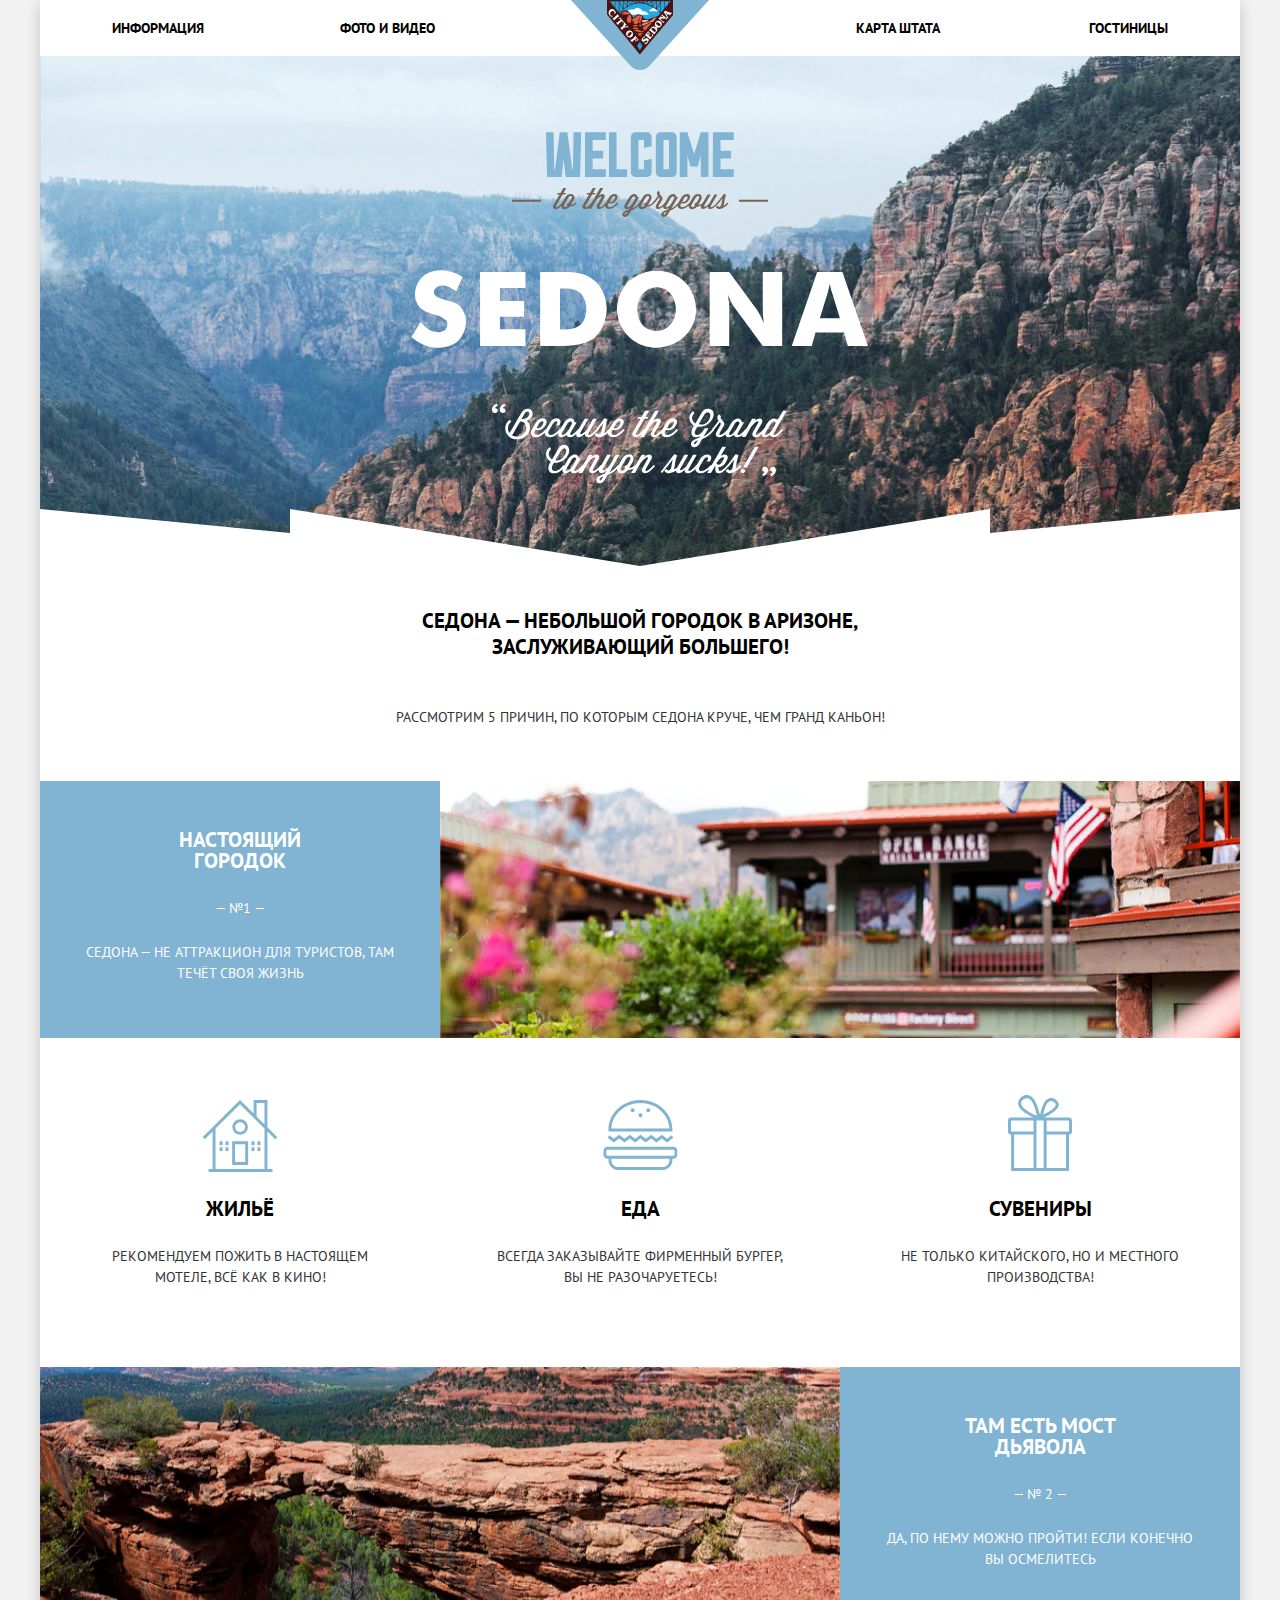
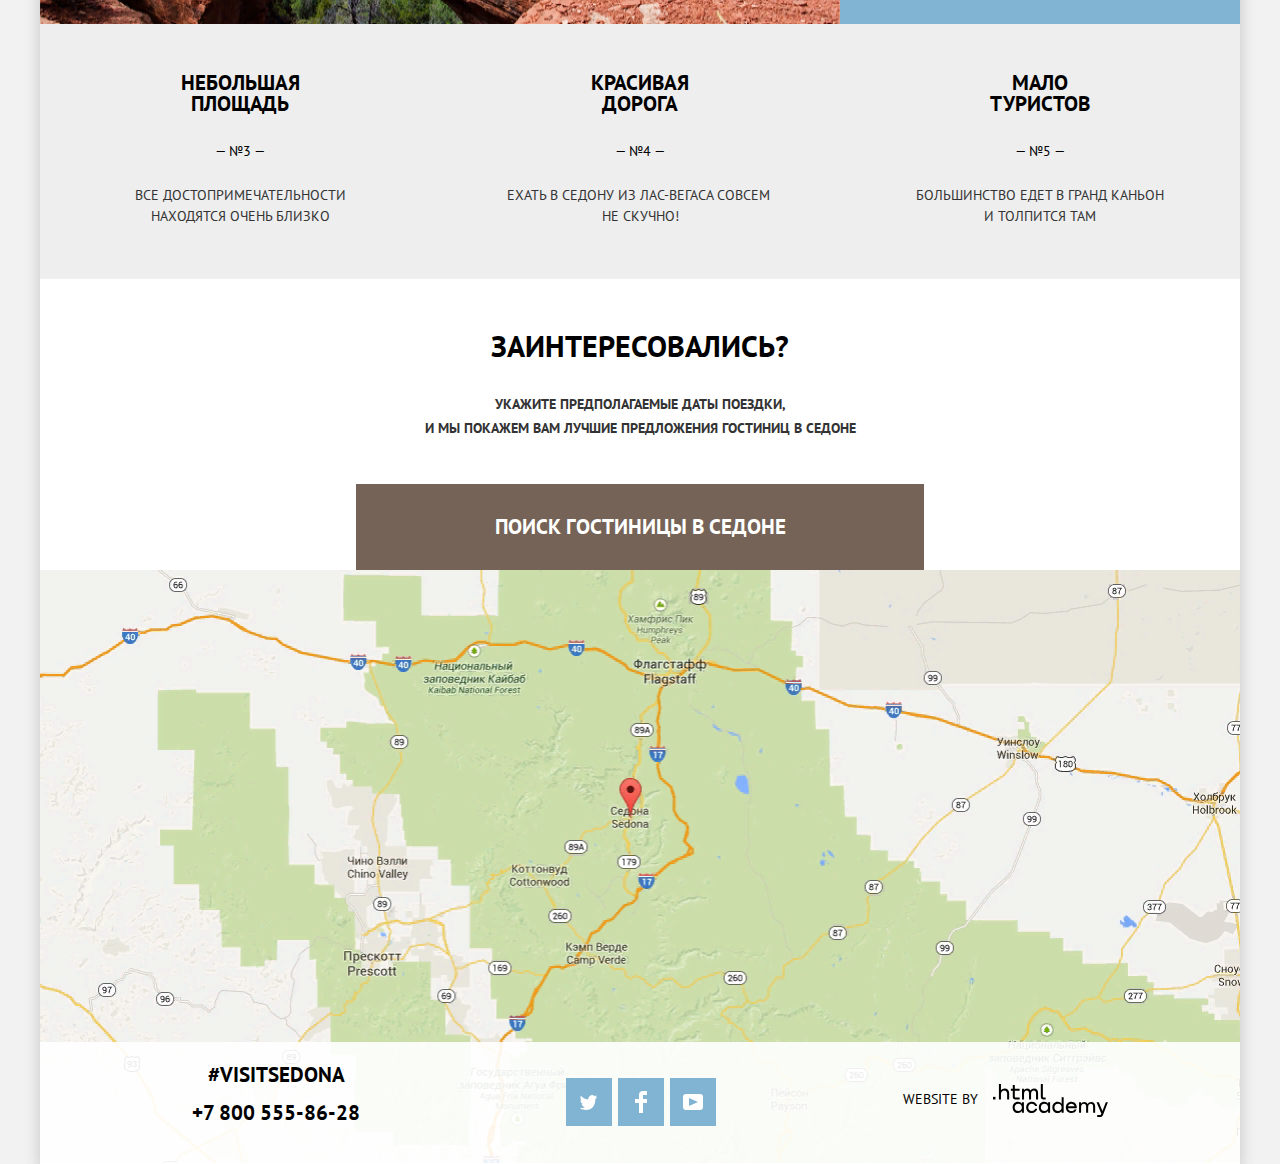
<file: index.html>
<!DOCTYPE html>
<html lang="ru">

<head>
  <meta charset="utf-8" />
  <meta http-equiv="X-UA-Compatible" content="IE=edge" />
  <meta name="viewport" content="width=device-width, initial-scale=1.0" />
  <meta name="description" content="HTML Academy: Седона" />
  <title>HTML Academy: Седона</title>
  <link rel="shortcut icon" href="favicon.ico" type="image/x-icon" />
  <link rel="preconnect" href="https://fonts.gstatic.com" />
  <link href="https://fonts.googleapis.com/css2?family=PT+Sans:wght@400;700&display=swap" rel="stylesheet" />
  <link rel="stylesheet" href="./style/normalize.min.css" />
  <link rel="stylesheet" href="./style/style.min.css" />
</head>

<body class="page-body">
  <div class="container">
    <header class="main-header">
      <nav class="main-header-nav">
        <ul class="header-nav-list">
          <li class="header-nav-item">
            <a class="header-nav-link" href="#">Информация</a>
          </li>
          <li class="header-nav-item">
            <a class="header-nav-link" href="#">Фото и видео</a>
          </li>
          <li class="header-nav-item">
            <a class="header-nav-link" href="#">Карта штата</a>
          </li>
          <li class="header-nav-item">
            <a class="header-nav-link" href="catalog.html">Гостиницы</a>
          </li>
        </ul>
      </nav>
      <span class="main-header-logo">
        <img class="logo" src="./img/logo.svg" width="138" height="70" alt="Логотип сайта Sedona" />
      </span>
    </header>

    <main class="main">
      <section class="main-banner">
        <h1 class="visually-hidden">Добро пожаловать в Седону</h1>
        <img class="welcome_svg" src="./img/welcom.svg" width="458" height="352" alt="Welcome to Sedona" />
      </section>

      <section class="main-features">
        <h2 class="visually-hidden">Про городок Седона</h2>

        <p class="slogan">
          Седона&nbsp;&mdash; небольшой городок в&nbsp;Аризоне, заслуживающий
          большего!
        </p>
        <p class="slogan-text">
          Рассмотрим 5&nbsp;причин, по&nbsp;которым Седона круче, чем гранд
          каньон!
        </p>

        <div class="main-features-one">
          <div class="main-features-block">
            <h3 class="title">Настоящий городок</h3>
            <span class="main-features-span">— №1 —</span>
            <p class="main-features-text">
              Седона&nbsp;&mdash; не&nbsp;аттракцион для туристов, там течёт
              своя жизнь
            </p>
          </div>
          <img src="./img/image.jpg" width="800" height="256" alt="фото городка Седона" />
        </div>

        <ul class="features-list">
          <li class="main-features-item main-features-item-house">
            <h3 class="title">Жильё</h3>
            <p class="text">
              Рекомендуем пожить в&nbsp;настоящем мотеле, всё как в&nbsp;кино!
            </p>
          </li>
          <li class="main-features-item main-features-item-food">
            <h3 class="title">Еда</h3>
            <p class="text">
              Всегда заказывайте фирменный бургер,
              вы&nbsp;не&nbsp;разочаруетесь!
            </p>
          </li>
          <li class="main-features-item main-features-item-gift">
            <h3 class="title">Сувениры</h3>
            <p class="text">
              Не&nbsp;только китайского, но&nbsp;и&nbsp;местного производства!
            </p>
          </li>
        </ul>

        <div class="main-features-two">
          <img src="./img/image_1.jpg" width="800" height="256" alt="фото Мост дьявола" />
          <div class="main-features-block">
            <h3 class="title">Там есть мост дьявола</h3>
            <span class="main-features-span">&mdash;&nbsp;&#8470;&nbsp;2 &mdash;</span>
            <p class="main-features-text">
              Да, по&nbsp;нему можно пройти! Если конечно вы&nbsp;осмелитесь
            </p>
          </div>
        </div>

        <ul class="features-list gray">
          <li class="main-features-item-gray">
            <h3 class="title">небольшая площадь</h3>
            <span class="main-features-span-gray">— №3 —</span>
            <p class="text">
              все достопримечательности находятся очень близко
            </p>
          </li>
          <li class="main-features-item-gray">
            <h3 class="title">красивая дорога</h3>
            <span class="main-features-span-gray">— №4 —</span>
            <p class="text">
              ехать в&nbsp;седону из&nbsp;лас-вегаса совсем&nbsp;
              не&nbsp;скучно!
            </p>
          </li>
          <li class="main-features-item-gray">
            <h3 class="title">мало туристов</h3>
            <span class="main-features-span-gray">— №5 —</span>
            <p class="text">
              большинство едет в&nbsp;гранд каньон и&nbsp;толпится там
            </p>
          </li>
        </ul>
      </section>

      <section class="form-search">
        <h2 class="visually-hidden">Форма поиска гостиницы</h2>

        <span class="form-interested">Заинтересовались?</span>
        <p class="form-search-text">
          Укажите предполагаемые даты поездки,
          и&nbsp;мы&nbsp;покажем&nbsp;вам&nbsp;лучшие&nbsp;предложения
          гостиниц в&nbsp;седоне
        </p>
        <a class="form-search-link" href="#">поиск гостиницы в седоне</a>

        <div class="map-block">
          <img class="map" src="./img/map.png" width="1200" height="593" alt="Карта городка Седона" />
          <iframe class="iframe" allowfullscreen
            src="https://www.google.com/maps/embed?pb=!1m18!1m12!1m3!1d352258.19710263924!2d-111.88600118737577!3d34.8882723987366!2m3!1f0!2f0!3f0!3m2!1i1024!2i768!4f13.1!3m3!1m2!1s0x872da132f942b00d%3A0x5548c523fa6c8efd!2z0KHQtdC00L7QvdCwLCDQkNGA0LjQt9C-0L3QsCA4NjMzNiwg0KHQqNCQ!5e0!3m2!1sru!2sru!4v1545211473811"></iframe>
          <div class="form-wrapper">
            <form class="form is-open" action="https://echo.htmlacademy.ru/" method="POST">
              <div class="form-arrival">
                <label class="arrival-label" for="arrival">Дата заезда:</label>
                <input class="arrival-input" type="text" id="arrival" name="data" value="24 апреля 2017" />
                <button class="btn-calendar" type="button" aria-label="выбрать дату заезда">
                  <svg width="21" height="23" viewBox="0 0 21 23" fill="none" xmlns="http://www.w3.org/2000/svg">
                    <path fill-rule="evenodd" clip-rule="evenodd"
                      d="M16.406 3.02498H19.251C20.217 3.02498 21 3.84698 21 4.86198V21.164C21 22.179 20.217 23 19.251 23H1.75C0.784 23 0 22.179 0 21.164V4.86198C0 3.84698 0.784 3.02498 1.75 3.02498H4.593V1.64798C4.593 1.26698 4.887 0.958984 5.25 0.958984C5.612 0.958984 5.906 1.26698 5.906 1.64798V3.02498H9.844V1.64798C9.844 1.26698 10.138 0.958984 10.501 0.958984C10.862 0.958984 11.156 1.26698 11.156 1.64798V3.02498H15.094V1.64798C15.094 1.26698 15.387 0.958984 15.75 0.958984C16.112 0.958984 16.406 1.26698 16.406 1.64798V3.02498ZM19.5646 21.484C19.6466 21.3979 19.691 21.2828 19.688 21.164H19.689V4.86198C19.689 4.60898 19.493 4.40298 19.252 4.40298H16.407V5.78098C16.407 6.16198 16.113 6.46998 15.751 6.46998C15.388 6.46998 15.095 6.16198 15.095 5.78098V4.40298H11.157V5.78098C11.157 6.16198 10.863 6.46998 10.502 6.46998C10.139 6.46998 9.845 6.16198 9.845 5.78098V4.40298H5.907V5.78098C5.907 6.16198 5.613 6.46998 5.251 6.46998C4.888 6.46998 4.594 6.16198 4.594 5.78098V4.40298H1.75C1.50263 4.40953 1.30696 4.61458 1.312 4.86198V21.164C1.30696 21.4114 1.50263 21.6164 1.75 21.623H19.251C19.3698 21.6201 19.4826 21.5701 19.5646 21.484Z"
                      fill="#A9A9A9" />
                    <path fill-rule="evenodd" clip-rule="evenodd"
                      d="M4.59399 9.2251H7.21899V11.2911H4.59399V9.2251ZM4.59399 12.6681H7.21899V14.7351H4.59399V12.6681ZM7.21899 16.1121H4.59399V18.1781H7.21899V16.1121ZM9.18799 16.1121H11.813V18.1781H9.18799V16.1121ZM11.813 12.6681H9.18799V14.7351H11.813V12.6681ZM9.18799 9.2251H11.813V11.2911H9.18799V9.2251ZM16.406 16.1121H13.781V18.1781H16.406V16.1121ZM13.781 12.6681H16.406V14.7351H13.781V12.6681ZM16.406 9.2251H13.781V11.2911H16.406V9.2251Z"
                      fill="#A9A9A9" />
                  </svg>
                </button>
              </div>
              <div class="form-exit">
                <label class="exit-label" for="exit">Дата выезда:</label>
                <input class="exit-input" type="text" id="exit" name="data" value="4 июля 2017" />
                <button class="btn-calendar" type="button" aria-label="выбрать дату выезда">
                  <svg width="21" height="23" viewBox="0 0 21 23" fill="none" xmlns="http://www.w3.org/2000/svg">
                    <path fill-rule="evenodd" clip-rule="evenodd"
                      d="M16.406 3.02498H19.251C20.217 3.02498 21 3.84698 21 4.86198V21.164C21 22.179 20.217 23 19.251 23H1.75C0.784 23 0 22.179 0 21.164V4.86198C0 3.84698 0.784 3.02498 1.75 3.02498H4.593V1.64798C4.593 1.26698 4.887 0.958984 5.25 0.958984C5.612 0.958984 5.906 1.26698 5.906 1.64798V3.02498H9.844V1.64798C9.844 1.26698 10.138 0.958984 10.501 0.958984C10.862 0.958984 11.156 1.26698 11.156 1.64798V3.02498H15.094V1.64798C15.094 1.26698 15.387 0.958984 15.75 0.958984C16.112 0.958984 16.406 1.26698 16.406 1.64798V3.02498ZM19.5646 21.484C19.6466 21.3979 19.691 21.2828 19.688 21.164H19.689V4.86198C19.689 4.60898 19.493 4.40298 19.252 4.40298H16.407V5.78098C16.407 6.16198 16.113 6.46998 15.751 6.46998C15.388 6.46998 15.095 6.16198 15.095 5.78098V4.40298H11.157V5.78098C11.157 6.16198 10.863 6.46998 10.502 6.46998C10.139 6.46998 9.845 6.16198 9.845 5.78098V4.40298H5.907V5.78098C5.907 6.16198 5.613 6.46998 5.251 6.46998C4.888 6.46998 4.594 6.16198 4.594 5.78098V4.40298H1.75C1.50263 4.40953 1.30696 4.61458 1.312 4.86198V21.164C1.30696 21.4114 1.50263 21.6164 1.75 21.623H19.251C19.3698 21.6201 19.4826 21.5701 19.5646 21.484Z"
                      fill="#A9A9A9" />
                    <path fill-rule="evenodd" clip-rule="evenodd"
                      d="M4.59399 9.2251H7.21899V11.2911H4.59399V9.2251ZM4.59399 12.6681H7.21899V14.7351H4.59399V12.6681ZM7.21899 16.1121H4.59399V18.1781H7.21899V16.1121ZM9.18799 16.1121H11.813V18.1781H9.18799V16.1121ZM11.813 12.6681H9.18799V14.7351H11.813V12.6681ZM9.18799 9.2251H11.813V11.2911H9.18799V9.2251ZM16.406 16.1121H13.781V18.1781H16.406V16.1121ZM13.781 12.6681H16.406V14.7351H13.781V12.6681ZM16.406 9.2251H13.781V11.2911H16.406V9.2251Z"
                      fill="#A9A9A9" />
                  </svg>
                </button>
              </div>
              <div class="form-people">
                <div class="adults-people">
                  <label class="adults-label" for="adults">Взрослые:</label>
                  <input class="adults-input" type="text" name="adults" id="adults" value="2" />
                  <button class="btn-minus-adults" type="button" aria-label="уменьшить количество взрослых">
                    <svg width="12" height="3" viewBox="0 0 12 3" fill="none" xmlns="http://www.w3.org/2000/svg">
                      <rect width="12" height="3" fill="#A9A9A9" />
                    </svg>
                  </button>
                  <button class="btn-plus-adults" type="button" aria-label="прибавить количество взрослых">
                    <svg width="11" height="11" viewBox="0 0 11 11" fill="none" xmlns="http://www.w3.org/2000/svg">
                      <path fill-rule="evenodd" clip-rule="evenodd"
                        d="M4.23086 6.76932V11H6.76932V6.76932H11V4.23086H6.76932V0H4.23085V4.23086H0V6.76932H4.23086Z"
                        fill="#A9A9A9" />
                    </svg>
                  </button>
                </div>
                <div class="form-children">
                  <label class="children-label" for="children">Дети:</label>
                  <input class="children-input" type="text" name="children" id="children" value="0" />
                  <button class="btn-minus-children" type="button" aria-label="уменьшить количество детей">
                    <svg width="12" height="3" viewBox="0 0 12 3" fill="none" xmlns="http://www.w3.org/2000/svg">
                      <rect width="12" height="3" fill="#A9A9A9" />
                    </svg>
                  </button>
                  <button class="btn-plus-children" type="button" aria-label="прибавить количество детей">
                    <svg width="11" height="11" viewBox="0 0 11 11" fill="none" xmlns="http://www.w3.org/2000/svg">
                      <path fill-rule="evenodd" clip-rule="evenodd"
                        d="M4.23086 6.76932V11H6.76932V6.76932H11V4.23086H6.76932V0H4.23085V4.23086H0V6.76932H4.23086Z"
                        fill="#A9A9A9" />
                    </svg>
                  </button>
                </div>
              </div>
              <button class="btn-form-search" type="submit">Найти</button>
            </form>
          </div>
        </div>
      </section>
    </main>

    <footer class="footer footer--main">
      <div class="phone">
        <span class="visit-sedona">#visitsedona</span>
        <a class="phone-link" href="tel:+78005558628" aria-label="Позвонить в компанию">+7 800 555-86-28</a>
      </div>

      <ul class="footer-social">
        <li class="social-item">
          <a class="social-link" href="#" aria-label="Мы в твиттер">
            <svg width="17" height="16" fill="none" xmlns="http://www.w3.org/2000/svg"><path d="M10.95 1.14a3.1 3.1 0 013.58 1.18c.67-.23 1.33-.48 2-.7a2.34 2.34 0 01-.85 1.76c.69.17 1.3-.49 1.3-.49-.16 1-1 1.79-1.56 2.03C15.2 11.67 12.25 16.13 5.34 16H4.9c-.41 0-4.17-.46-4.9-1.89 2.27.2 3.9-.42 4.7-1.18-.97-.3-2.69-.47-2.99-2.95.35.11.57.23 1.2.12C1.7 9.25.36 8.53.44 6.33a1.9 1.9 0 001.34.47c-.7-.24-1.97-3.36-.9-4.95C2.7 3.7 4.62 5.45 8.04 5.62c.2-2.29 1.13-3.83 2.9-4.48z"/></svg>
          </a>
        </li>
        <li class="social-item">
          <a class="social-link" href="#" aria-label="Мы в фэйсбук">
            <svg width="12" height="22" fill="none" xmlns="http://www.w3.org/2000/svg"><path d="M12 4V0H8a4 4 0 00-4 4v4H0v4h4v10h4V12h4V8H8V4h4z"/></svg>
          </a>
        </li>
        <li class="social-item">
          <a class="social-link" href="#" aria-label="Мы в ютуб">
            <svg width="20" height="16" fill="none" xmlns="http://www.w3.org/2000/svg"><path fill-rule="evenodd" clip-rule="evenodd" d="M3 0h14a3 3 0 013 3v10a3 3 0 01-3 3H3a3 3 0 01-3-3V3a3 3 0 013-3zm3.03 4v8L15 8 6.03 4z"/></svg>
          </a>
        </li>
      </ul>

      <p class="html-academy">
        <span class="website_by">website by</span>
        <a class="html-academy-span" href="https://htmlacademy.ru/intensive/htmlcss" aria-label="Перейти на сайт htmlacademy">
          <svg class="html-academy-svg" width="115" height="34" viewBox="0 0 115 34" fill="none"
            xmlns="http://www.w3.org/2000/svg">
            <g clip-path="url(#clip0)">
              <path d="M0 12.8806V15.4567H2.45789V12.8806H0Z" />
              <path
                d="M11.6466 4.52965C10.0863 4.52965 8.82534 5.23807 8.03454 6.26851H7.94905V0H5.91864V15.4566H7.94905V10.1541C7.94905 8.02886 9.27418 6.50466 11.2191 6.50466C13.0572 6.50466 14.1258 7.87858 14.1258 9.72478V15.4566H16.1563V9.35984C16.1563 6.41878 14.3396 4.52965 11.6466 4.52965Z" />
              <path
                d="M26.6171 4.8303H21.8082V1.07349H19.7778V4.8303H17.8542V6.80531H19.7778V12.7947C19.7778 14.5121 20.7396 15.4567 22.4708 15.4567H26.6171V13.4602H22.8769C22.193 13.4602 21.8082 13.0738 21.8082 12.4083V6.80531H26.6171V4.8303Z" />
              <path
                d="M41.1215 4.55103C39.497 4.55103 38.2576 5.34532 37.5736 6.61191H37.5095C36.8897 5.3668 35.7356 4.55103 34.154 4.55103C32.7434 4.55103 31.6746 5.30238 31.0336 6.35431H30.948V4.83011H29.0031V15.4565H31.0336V10.0038C31.0336 8.00729 32.0806 6.54752 33.6624 6.50458C35.1584 6.46164 36.0347 7.53502 36.0347 9.14507V15.4565H38.0652V9.83203C38.0652 7.44915 39.4758 6.50458 40.6941 6.50458C42.1688 6.50458 43.0452 7.53502 43.0452 9.14507V15.4565H45.0754V8.9304C45.0754 6.35431 43.6221 4.55103 41.1215 4.55103Z" />
              <path
                d="M47.8271 12.7088C47.8271 14.4476 48.8103 15.4566 50.6269 15.4566H52.6359V13.4816H50.9261C50.2422 13.4816 49.8574 13.0952 49.8574 12.4297V0H47.8271V12.7088Z" />
              <path
                d="M28.9048 19.7063H28.8192C28.027 18.6392 26.7425 17.8923 25.0295 17.8709C21.882 17.8282 19.6338 20.1544 19.6338 23.441C19.6338 26.749 21.9248 29.0752 25.008 29.0326C26.7637 29.0111 28.027 28.2215 28.8192 27.0903H28.9048V28.7336H30.9177V18.1697H28.9048V19.7063ZM25.3077 27.0691C23.081 27.0691 21.6679 25.4471 21.6679 23.441C21.6679 21.435 23.081 19.813 25.3077 19.813C27.4703 19.813 28.8836 21.435 28.8836 23.441C28.8836 25.4259 27.4703 27.0691 25.3077 27.0691Z" />
              <path
                d="M44.2095 22.0111C43.717 19.6208 41.5973 17.8708 38.8139 17.8708C35.4524 17.8708 33.2042 20.3251 33.2042 23.4409C33.2042 26.5567 35.4524 29.0325 38.8139 29.0325C41.5973 29.0325 43.717 27.2397 44.2095 24.8281H42.0898C41.6617 26.1727 40.3984 27.0903 38.8354 27.0903C36.6513 27.0903 35.2381 25.447 35.2381 23.4409C35.2381 21.4349 36.6513 19.8129 38.8354 19.8129C40.4625 19.8129 41.6617 20.7733 42.0898 22.0111H44.2095Z" />
              <path
                d="M55.0836 19.7063H54.998C54.2058 18.6392 52.921 17.8923 51.2081 17.8709C48.0607 17.8282 45.8125 20.1544 45.8125 23.441C45.8125 26.749 48.1036 29.0752 51.1866 29.0326C52.9425 29.0111 54.2058 28.2215 54.998 27.0903H55.0836V28.7336H57.0962V18.1697H55.0836V19.7063ZM51.4866 27.0691C49.2596 27.0691 47.8466 25.4471 47.8466 23.441C47.8466 21.435 49.2596 19.813 51.4866 19.813C53.6491 19.813 55.0622 21.435 55.0622 23.441C55.0622 25.4259 53.6491 27.0691 51.4866 27.0691Z" />
              <path
                d="M68.6538 19.813H68.5682C67.776 18.6819 66.4483 17.8923 64.7568 17.871C61.6738 17.8283 59.3827 20.1545 59.3827 23.4624C59.3827 26.749 61.6309 29.0753 64.7783 29.0326C66.4483 29.0111 67.776 28.2642 68.5468 27.1972H68.6538V28.7336H70.6665V13.3679H68.6538V19.813ZM65.0568 27.0904C62.8298 27.0904 61.4168 25.4685 61.4168 23.4624C61.4168 21.4563 62.8298 19.8343 65.0568 19.8343C67.2193 19.8343 68.6324 21.4776 68.6324 23.4624C68.6324 25.4685 67.2193 27.0904 65.0568 27.0904Z" />
              <path
                d="M78.3297 17.8708C75.0752 17.8708 72.8483 20.3678 72.8483 23.4623C72.8483 26.4714 74.9467 29.0325 78.3724 29.0325C80.8561 29.0325 82.8475 27.6879 83.5541 25.447H81.4342C80.9634 26.4502 79.8286 27.0903 78.4582 27.0903C76.5312 27.0903 75.1608 25.8098 75.0108 24.1666H83.7682C84.0464 20.6452 81.8412 17.8708 78.3297 17.8708ZM78.2868 19.8129C79.9783 19.8129 81.2416 20.8586 81.5627 22.3739H75.0538C75.3534 20.88 76.6168 19.8129 78.2868 19.8129Z" />
              <path
                d="M98.1985 17.8921C96.5713 17.8921 95.3295 18.6817 94.6443 19.9409H94.5799C93.9591 18.703 92.8029 17.8921 91.2184 17.8921C89.8054 17.8921 88.7347 18.639 88.0924 19.6848H88.0068V18.1695H86.0583V28.7334H88.0924V23.3128C88.0924 21.328 89.1417 19.8768 90.7261 19.8341C92.2247 19.7915 93.1028 20.8585 93.1028 22.4591V28.7334H95.1368V23.1421C95.1368 20.7732 96.5499 19.8341 97.7703 19.8341C99.2477 19.8341 100.125 20.8585 100.125 22.4591V28.7334H102.16V22.2457C102.16 19.6848 100.704 17.8921 98.1985 17.8921Z" />
              <path
                d="M109.441 27.0477L105.801 18.1697H103.553L108.392 29.7368L108.371 29.7794C108.028 30.6544 107.643 30.9745 106.701 30.9745H104.196V33.0019H106.701C108.542 33.0019 109.527 32.1696 110.212 30.3769L114.88 18.1697H112.803L109.441 27.0477Z" />
            </g>
            <defs>
              <clipPath id="clip0">
                <rect width="115" height="33.0294" fill="white" />
              </clipPath>
            </defs>
          </svg>
        </a>
      </p>
    </footer>
  </div>
  <script src="./js/script.min.js"></script>
</body>

</html>
</file>
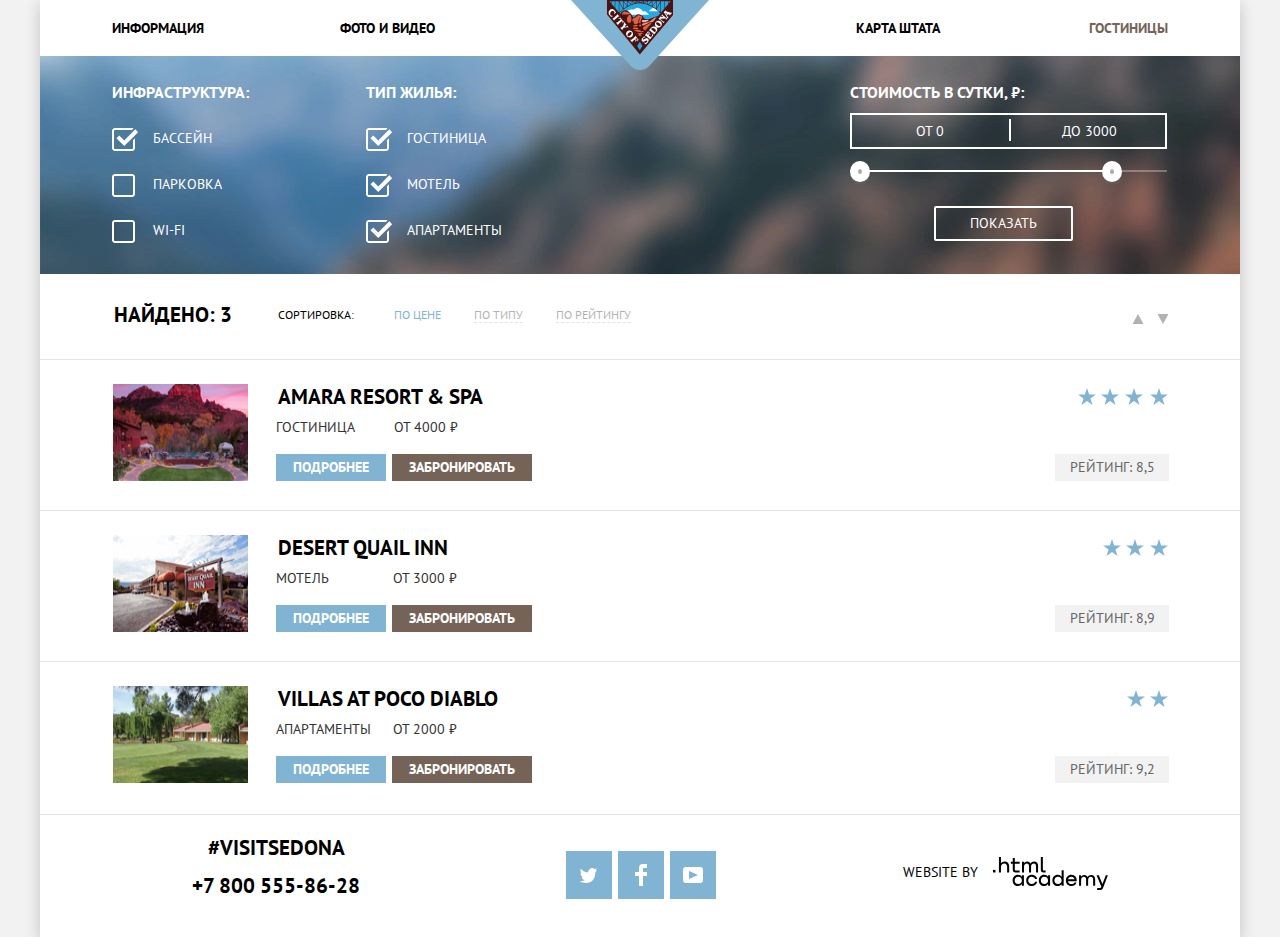
<file: catalog.html>
<!DOCTYPE html>
<html lang="ru">

<head>
  <meta charset="UTF-8" />
  <meta http-equiv="X-UA-Compatible" content="IE=edge" />
  <meta name="viewport" content="width=device-width, initial-scale=1.0" />
  <meta name="description" content="HTML Academy: Седона" />
  <title>Каталог</title>
  <link rel="shortcut icon" href="favicon.ico" type="image/x-icon" />
  <link rel="preconnect" href="https://fonts.gstatic.com" />
  <link href="https://fonts.googleapis.com/css2?family=PT+Sans:wght@400;700&display=swap" rel="stylesheet" />
  <link rel="stylesheet" href="./style/normalize.min.css" />
  <link rel="stylesheet" href="./style/style.min.css" />
</head>

<body class="page-body">
  <div class="container">
    <header class="main-header">
      <nav class="main-header-nav">
        <ul class="header-nav-list">
          <li class="header-nav-item">
            <a class="header-nav-link" href="#">Информация</a>
          </li>
          <li class="header-nav-item">
            <a class="header-nav-link" href="#">Фото и видео</a>
          </li>
          <li class="header-nav-item">
            <a class="header-nav-link" href="#">Карта штата</a>
          </li>
          <li class="header-nav-item">
            <a class="header-nav-link active" href="#">Гостиницы</a>
          </li>
        </ul>
      </nav>
      <a href="./index.html" class="main-header-logo" aria-label="Переход на главную страницу">
        <img src="./img/logo.svg" width="138" height="70" alt="Sedona" />
      </a>
    </header>

    <main>
      <section>
        <h1 class="visually-hidden">Поиск гостиницы</h1>

        <form class="catalog-form" action="https://echo.htmlacademy.ru/" method="POST">
          <h2 class="visually-hidden">форма поиска</h2>

          <div class="infrastructure">
            <h3 class="catalog-form-title title-infrastructure">
              Инфраструктура:
            </h3>
            <ul class="catalog-form-list">
              <li class="catalog-form-item">
                <input class="visually-hidden input-item" type="checkbox" name="infrastructure" value="swim"
                  id="checkbox_1" checked />
                <label class="label-item" for="checkbox_1">Бассейн</label>
              </li>
              <li class="catalog-form-item">
                <input class="visually-hidden input-item" type="checkbox" name="infrastructure" value="parking"
                  id="checkbox_2" />
                <label class="label-item" for="checkbox_2">Парковка</label>
              </li>
              <li class="catalog-form-item">
                <input class="visually-hidden input-item" type="checkbox" name="infrastructure" value="wi-fi"
                  id="checkbox_3" />
                <label class="label-item" for="checkbox_3">Wi-Fi</label>
              </li>
            </ul>
          </div>

          <div class="type_of_housing">
            <h3 class="catalog-form-title">Тип жилья:</h3>
            <ul class="catalog-form-list">
              <li class="catalog-form-item">
                <input class="visually-hidden input-item" type="checkbox" name="type_of_housing" value="hotel"
                  id="checkbox_4" checked />
                <label class="label-item" for="checkbox_4">Гостиница</label>
              </li>
              <li class="catalog-form-item">
                <input class="visually-hidden input-item" type="checkbox" name="type_of_housing" value="motel"
                  id="checkbox_5" checked />
                <label class="label-item" for="checkbox_5">Мотель</label>
              </li>
              <li class="catalog-form-item">
                <input class="visually-hidden input-item" type="checkbox" name="type_of_housing" value="apartment"
                  id="checkbox_6" checked />
                <label class="label-item" for="checkbox_6">Апартаменты</label>
              </li>
            </ul>
          </div>

          <fieldset class="filter-item">
            <legend class="filter-item-legend">
              Стоимость в&nbsp;сутки, ₽:
            </legend>
            <div class="range-filter">
              <div class="price-controls">
                <label class="min-price">
                  <span class="min-price-span">от</span>
                  <input class="min-price-input" type="text" name="min-price" value="0" />
                </label>
                <label class="max-price">
                  <span class="max-price-span">до</span>
                  <input class="max-price-input" type="text" name="max-price" value="3000" />
                </label>
              </div>
              <div class="range-controls">
                <div class="scale">
                  <div class="bar" style="width: 80%; margin-left: 0"></div>
                </div>
                <div class="toggle toggle-min" tabindex="0" style="left: 0" aria-label="Минимальное значение цены">
                </div>
                <div class="toggle toggle-max" tabindex="0" style="left: 79.5%" aria-label="Максимальное значение цены">
                </div>
              </div>
            </div>
            <div class="show-btn">
              <button class="show" type="submit">Показать</button>
            </div>
          </fieldset>
        </form>

        <div class="block-found">
          <span class="found">Найдено: 3</span>

          <ul class="found-list">
            <li class="found-item">
              <a class="sorting" href="#">Сортировка:</a>
            </li>
            <li class="found-item">
              <a class="found-link active" href="#">По цене</a>
            </li>
            <li class="found-item">
              <a class="found-link" href="#">По типу</a>
            </li>
            <li class="found-item">
              <a class="found-link" href="#">По рейтингу</a>
            </li>
          </ul>

          <ul class="catalog-svg-list">
            <li class="catalog-svg-item">
              <a class="catalog-svg-link up" href="#" aria-label="перейти по списку вверх"></a>
            </li>
            <li class="catalog-svg-item">
              <a class="catalog-svg-link down active" href="#" aria-label="перейти по списку вниз"></a>
            </li>
          </ul>
        </div>

        <ul class="hotel-list">
          <li class="hotel-item">
            <img src="./img/catalog/amara.jpg" width="135" height="90" alt="Гостиница Amara Resort & Spa" />
            <div class="hotel">
              <h3 class="hotel-title">
                <a class="hotel-link-title" href="#">Amara Resort &amp;&nbsp;Spa</a>
              </h3>
              <div class="hotel-item-span">
                <span class="hotel-text hostel">Гостиница</span>
                <span class="hotel-text">От 4000 ₽</span>
              </div>
              <div class="hotel-link">
                <a class="hotel-details" href="#">Подробнее</a>
                <a class="hotel-reserve" href="#">Забронировать</a>
              </div>
            </div>
            <div class="rating-block">
              <div class="rating-star rating-star-four"></div>
              <span class="rating">Рейтинг: 8,5</span>
            </div>
          </li>
          <li class="hotel-item">
            <img src="./img/catalog/desert.jpg" width="135" height="90" alt="Мотель Desert Quail Inn" />
            <div class="hotel">
              <h3 class="hotel-title">
                <a class="hotel-link-title" href="#">Desert Quail Inn</a>
              </h3>
              <div class="hotel-item-span">
                <span class="hotel-text motel">Мотель</span>
                <span class="hotel-text">От 3000 ₽</span>
              </div>
              <div class="hotel-link">
                <a class="hotel-details" href="#">Подробнее</a>
                <a class="hotel-reserve" href="#">Забронировать</a>
              </div>
            </div>
            <div class="rating-block">
              <div class="rating-star rating-star-three"></div>
              <span class="rating">Рейтинг: 8,9</span>
            </div>
          </li>
          <li class="hotel-item">
            <img src="./img/catalog/villas.jpg" width="135" height="90" alt="Апартаменты Villas at Poco Diablo" />
            <div class="hotel">
              <h3 class="hotel-title">
                <a class="hotel-link-title" href="#">Villas at&nbsp;Poco Diablo</a>
              </h3>
              <div class="hotel-item-span">
                <span class="hotel-text apartment">Апартаменты</span>
                <span class="hotel-text">От 2000 ₽</span>
              </div>
              <div class="hotel-link">
                <a class="hotel-details" href="#">Подробнее</a>
                <a class="hotel-reserve" href="#">Забронировать</a>
              </div>
            </div>
            <div class="rating-block">
              <div class="rating-star rating-star-two"></div>
              <span class="rating">Рейтинг: 9,2</span>
            </div>
          </li>
        </ul>
      </section>
    </main>

    <footer class="footer">
      <div class="phone">
        <span class="visit-sedona">#visitsedona</span>
        <a class="phone-link" href="tel:+78005558628" aria-label="Позвонить в компанию">+7 800 555-86-28</a>
      </div>

      <ul class="footer-social">
        <li class="social-item">
          <a class="social-link" href="#" aria-label="Мы в твиттер">
            <svg width="17" height="16" fill="none" xmlns="http://www.w3.org/2000/svg"><path d="M10.95 1.14a3.1 3.1 0 013.58 1.18c.67-.23 1.33-.48 2-.7a2.34 2.34 0 01-.85 1.76c.69.17 1.3-.49 1.3-.49-.16 1-1 1.79-1.56 2.03C15.2 11.67 12.25 16.13 5.34 16H4.9c-.41 0-4.17-.46-4.9-1.89 2.27.2 3.9-.42 4.7-1.18-.97-.3-2.69-.47-2.99-2.95.35.11.57.23 1.2.12C1.7 9.25.36 8.53.44 6.33a1.9 1.9 0 001.34.47c-.7-.24-1.97-3.36-.9-4.95C2.7 3.7 4.62 5.45 8.04 5.62c.2-2.29 1.13-3.83 2.9-4.48z"/></svg>
          </a>
        </li>
        <li class="social-item">
          <a class="social-link" href="#" aria-label="Мы в фэйсбук">
            <svg width="12" height="22" fill="none" xmlns="http://www.w3.org/2000/svg"><path d="M12 4V0H8a4 4 0 00-4 4v4H0v4h4v10h4V12h4V8H8V4h4z"/></svg>
          </a>
        </li>
        <li class="social-item">
          <a class="social-link" href="#" aria-label="Мы в ютуб">
            <svg width="20" height="16" fill="none" xmlns="http://www.w3.org/2000/svg"><path fill-rule="evenodd" clip-rule="evenodd" d="M3 0h14a3 3 0 013 3v10a3 3 0 01-3 3H3a3 3 0 01-3-3V3a3 3 0 013-3zm3.03 4v8L15 8 6.03 4z"/></svg>
          </a>
        </li>
      </ul>

      <p class="html-academy">
        <span class="website_by">website by</span>
        <a class="html-academy-span" href="https://htmlacademy.ru/intensive/htmlcss" aria-label="Перейти на сайт htmlacademy">
          <svg class="html-academy-svg" width="115" height="34" viewBox="0 0 115 34" fill="none"
            xmlns="http://www.w3.org/2000/svg">
            <g clip-path="url(#clip0)">
              <path d="M0 12.8806V15.4567H2.45789V12.8806H0Z" />
              <path
                d="M11.6466 4.52965C10.0863 4.52965 8.82534 5.23807 8.03454 6.26851H7.94905V0H5.91864V15.4566H7.94905V10.1541C7.94905 8.02886 9.27418 6.50466 11.2191 6.50466C13.0572 6.50466 14.1258 7.87858 14.1258 9.72478V15.4566H16.1563V9.35984C16.1563 6.41878 14.3396 4.52965 11.6466 4.52965Z" />
              <path
                d="M26.6171 4.8303H21.8082V1.07349H19.7778V4.8303H17.8542V6.80531H19.7778V12.7947C19.7778 14.5121 20.7396 15.4567 22.4708 15.4567H26.6171V13.4602H22.8769C22.193 13.4602 21.8082 13.0738 21.8082 12.4083V6.80531H26.6171V4.8303Z" />
              <path
                d="M41.1215 4.55103C39.497 4.55103 38.2576 5.34532 37.5736 6.61191H37.5095C36.8897 5.3668 35.7356 4.55103 34.154 4.55103C32.7434 4.55103 31.6746 5.30238 31.0336 6.35431H30.948V4.83011H29.0031V15.4565H31.0336V10.0038C31.0336 8.00729 32.0806 6.54752 33.6624 6.50458C35.1584 6.46164 36.0347 7.53502 36.0347 9.14507V15.4565H38.0652V9.83203C38.0652 7.44915 39.4758 6.50458 40.6941 6.50458C42.1688 6.50458 43.0452 7.53502 43.0452 9.14507V15.4565H45.0754V8.9304C45.0754 6.35431 43.6221 4.55103 41.1215 4.55103Z" />
              <path
                d="M47.8271 12.7088C47.8271 14.4476 48.8103 15.4566 50.6269 15.4566H52.6359V13.4816H50.9261C50.2422 13.4816 49.8574 13.0952 49.8574 12.4297V0H47.8271V12.7088Z" />
              <path
                d="M28.9048 19.7063H28.8192C28.027 18.6392 26.7425 17.8923 25.0295 17.8709C21.882 17.8282 19.6338 20.1544 19.6338 23.441C19.6338 26.749 21.9248 29.0752 25.008 29.0326C26.7637 29.0111 28.027 28.2215 28.8192 27.0903H28.9048V28.7336H30.9177V18.1697H28.9048V19.7063ZM25.3077 27.0691C23.081 27.0691 21.6679 25.4471 21.6679 23.441C21.6679 21.435 23.081 19.813 25.3077 19.813C27.4703 19.813 28.8836 21.435 28.8836 23.441C28.8836 25.4259 27.4703 27.0691 25.3077 27.0691Z" />
              <path
                d="M44.2095 22.0111C43.717 19.6208 41.5973 17.8708 38.8139 17.8708C35.4524 17.8708 33.2042 20.3251 33.2042 23.4409C33.2042 26.5567 35.4524 29.0325 38.8139 29.0325C41.5973 29.0325 43.717 27.2397 44.2095 24.8281H42.0898C41.6617 26.1727 40.3984 27.0903 38.8354 27.0903C36.6513 27.0903 35.2381 25.447 35.2381 23.4409C35.2381 21.4349 36.6513 19.8129 38.8354 19.8129C40.4625 19.8129 41.6617 20.7733 42.0898 22.0111H44.2095Z" />
              <path
                d="M55.0836 19.7063H54.998C54.2058 18.6392 52.921 17.8923 51.2081 17.8709C48.0607 17.8282 45.8125 20.1544 45.8125 23.441C45.8125 26.749 48.1036 29.0752 51.1866 29.0326C52.9425 29.0111 54.2058 28.2215 54.998 27.0903H55.0836V28.7336H57.0962V18.1697H55.0836V19.7063ZM51.4866 27.0691C49.2596 27.0691 47.8466 25.4471 47.8466 23.441C47.8466 21.435 49.2596 19.813 51.4866 19.813C53.6491 19.813 55.0622 21.435 55.0622 23.441C55.0622 25.4259 53.6491 27.0691 51.4866 27.0691Z" />
              <path
                d="M68.6538 19.813H68.5682C67.776 18.6819 66.4483 17.8923 64.7568 17.871C61.6738 17.8283 59.3827 20.1545 59.3827 23.4624C59.3827 26.749 61.6309 29.0753 64.7783 29.0326C66.4483 29.0111 67.776 28.2642 68.5468 27.1972H68.6538V28.7336H70.6665V13.3679H68.6538V19.813ZM65.0568 27.0904C62.8298 27.0904 61.4168 25.4685 61.4168 23.4624C61.4168 21.4563 62.8298 19.8343 65.0568 19.8343C67.2193 19.8343 68.6324 21.4776 68.6324 23.4624C68.6324 25.4685 67.2193 27.0904 65.0568 27.0904Z" />
              <path
                d="M78.3297 17.8708C75.0752 17.8708 72.8483 20.3678 72.8483 23.4623C72.8483 26.4714 74.9467 29.0325 78.3724 29.0325C80.8561 29.0325 82.8475 27.6879 83.5541 25.447H81.4342C80.9634 26.4502 79.8286 27.0903 78.4582 27.0903C76.5312 27.0903 75.1608 25.8098 75.0108 24.1666H83.7682C84.0464 20.6452 81.8412 17.8708 78.3297 17.8708ZM78.2868 19.8129C79.9783 19.8129 81.2416 20.8586 81.5627 22.3739H75.0538C75.3534 20.88 76.6168 19.8129 78.2868 19.8129Z" />
              <path
                d="M98.1985 17.8921C96.5713 17.8921 95.3295 18.6817 94.6443 19.9409H94.5799C93.9591 18.703 92.8029 17.8921 91.2184 17.8921C89.8054 17.8921 88.7347 18.639 88.0924 19.6848H88.0068V18.1695H86.0583V28.7334H88.0924V23.3128C88.0924 21.328 89.1417 19.8768 90.7261 19.8341C92.2247 19.7915 93.1028 20.8585 93.1028 22.4591V28.7334H95.1368V23.1421C95.1368 20.7732 96.5499 19.8341 97.7703 19.8341C99.2477 19.8341 100.125 20.8585 100.125 22.4591V28.7334H102.16V22.2457C102.16 19.6848 100.704 17.8921 98.1985 17.8921Z" />
              <path
                d="M109.441 27.0477L105.801 18.1697H103.553L108.392 29.7368L108.371 29.7794C108.028 30.6544 107.643 30.9745 106.701 30.9745H104.196V33.0019H106.701C108.542 33.0019 109.527 32.1696 110.212 30.3769L114.88 18.1697H112.803L109.441 27.0477Z" />
            </g>
            <defs>
              <clipPath id="clip0">
                <rect width="115" height="33.0294" fill="white" />
              </clipPath>
            </defs>
          </svg>
        </a>
      </p>
    </footer>
  </div>
</body>

</html>
</file>
<file: style/style.min.css>
@-webkit-keyframes error{10%,30%,50%,70%,90%{transform:translateX(-10px)}20%,40%,60%,80%{transform:translateX(10px)}to{transform:translateX(0)}}@keyframes error{10%,30%,50%,70%,90%{transform:translateX(-10px)}20%,40%,60%,80%{transform:translateX(10px)}to{transform:translateX(0)}}:root{--basic-black:#000000;--basic-black-03:rgba(0, 0, 0, 0.3);--basic-light-blue:#81b3d2;--basic-blue:#669ec0;--basic-dark-blue:#5496bd;--basic-neutral:#cacaca;--basic-white-03:rgba(255, 255, 255, 0.3);--basic-gray-bd:#bdbbbc;--basic-white:#ffffff;--basic-white-09:rgba(255, 255, 255, 0.9);--basic-light-grey:#f2f2f2;--basic-light-brown:#766357;--basic-dark-brown:#503e33;--basic-brown:#604e43;--basic-light:#eeeeee;--basic-dark-green:#333333;--basic-dull-gray:#666666;--basic-smoky-white:#ebebeb;--basic-gainsborough:#e5e5e5;--basic-white-aluminum:#a9a9a9;--basic-ababab:#ababab;--basic-6A6A6A:#6a6a6a;--basic-6A6A6A-03:rgba(106, 106, 106, 0.3);--basic-light-02:rgba(0, 1, 1, 0.2);--basic-dark-01:rgba(0, 1, 1, 0.15);--body-fonts:"PT Sans", Arial, sans-serif}*,::after,::before,html{box-sizing:border-box}html{height:auto}.visually-hidden{position:absolute;width:1px;height:1px;margin:-1px;border:0;padding:0;-webkit-clip-path:inset(100%);clip-path:inset(100%);clip:rect(0 0 0 0);overflow:hidden}.page-body{min-width:1200px;min-height:100%;padding:0;margin:0;font-family:var(--body-fonts);font-size:14px;line-height:21px;font-weight:400;text-transform:uppercase;color:var(--basic-black);background-color:var(--basic-light-grey)}.container{position:relative;max-width:1200px;margin:0 auto;background-color:var(--basic-white);box-shadow:0 5px 15px var(--basic-light-02);display:grid;min-height:100vh;grid-template-rows:-webkit-min-content 1fr -webkit-min-content;grid-template-rows:min-content 1fr min-content}a{text-decoration:none}img{max-width:100%;height:100%}.main-header{display:flex;flex-direction:column;align-content:space-between;position:relative;padding:15px 0}.header-nav-list{display:flex;flex-wrap:wrap;line-height:26px;font-weight:700;margin:0;padding:0}.header-nav-item{margin:0;padding:0;list-style:none;width:25%}.header-nav-item:nth-child(4n+1){padding-left:72px;padding-right:20px}.header-nav-item:nth-child(4n+2){padding-right:80px}.header-nav-item:nth-child(4n+3){text-align:right;padding-left:80px}.header-nav-item:nth-child(4n+4){text-align:right;padding-right:72px;padding-left:20px}.header-nav-link{color:var(--basic-black)}.header-nav-link:hover{color:var(--basic-light-blue)}.header-nav-link:active{color:var(--basic-black);opacity:.3}.header-nav-link:focus{color:var(--basic-light-brown)}.main-header-logo{display:block;width:138px;height:70px;position:absolute;top:0;left:50%;transform:translateX(-50%);z-index:1}.main-banner{position:relative;background-color:var(--basic-light-blue);background-image:url(../img/bg.png);background-repeat:no-repeat;background-size:cover;text-align:center;width:100%;padding:76px 0}.main-banner::before{content:"";position:absolute;left:0;bottom:0;background-image:url(../img/shape.svg);width:100%;height:57px}.welcome_svg{margin:0;-o-object-fit:cover;object-fit:cover}.main-features{padding-top:42px}.slogan,.slogan-text{font-weight:700;font-size:21px;line-height:26px;text-align:center;margin:0 auto 44px;max-width:470px}.slogan-text{font-weight:400;font-size:14px;color:var(--basic-dark-green);margin:0 auto 51px;max-width:800px}.main-features-one{display:grid;grid-template-columns:400px 1fr}.main-features-two{display:grid;grid-template-columns:1fr 400px}.main-features-block{background-color:var(--basic-light-blue);color:var(--basic-white);padding:48px 44px 54px;text-align:center}.title{font-weight:700;font-size:21px;line-height:21px;margin:0 auto 27px;max-width:151px}.main-features-span,.main-features-span-gray{display:block;margin-bottom:23px}.main-features-text{margin:0}.features-list{display:grid;grid-template-columns:1fr 1fr 1fr;margin:0;padding:0}.main-features-item{list-style:none;padding:160px 55px 79px;text-align:center;position:relative}.main-features-item-food::before,.main-features-item-gift::before,.main-features-item-house::before{content:"";position:absolute;background-image:url(../img/icon/home.svg);width:75px;height:72px;top:62px;left:50%;transform:translateX(-50%)}.main-features-item-food::before,.main-features-item-gift::before{background-image:url(../img/icon/food.svg);height:70px}.main-features-item-gift::before{background-image:url(../img/icon/gift.svg);width:64px;height:77px;top:56px}.text{color:var(--basic-dark-green);margin:0}.gray{background-color:var(--basic-light)}.main-features-item-gray{list-style:none;text-align:center;padding:48px 65px 52px}.form-search{position:relative;font-size:30px;line-height:24px;font-weight:700;text-align:center;padding-top:55px}.form-interested{display:block;margin:0 auto 34px;max-width:500px}.form-search-text{font-size:14px;line-height:24px;color:var(--basic-dark-green);margin:0 auto 44px;max-width:450px}.form-search-link{background-color:var(--basic-light-brown);color:var(--basic-white);font-weight:700;font-size:21px;line-height:26px;display:block;max-width:568px;margin:0 auto;padding:30px 125px}.form-search-link:hover{background-color:var(--basic-brown)}.form-search-link:active{background-color:var(--basic-dark-brown);color:var(--basic-white-03)}.map-block{position:relative;top:0;bottom:0}.footer{display:grid;grid-template-columns:repeat(3,1fr);padding:20px 52px 38px 54px;align-items:end}.footer--main{position:absolute;left:0;bottom:0;background-color:var(--basic-white-09);width:100%}.footer-social,.phone{display:flex;justify-content:center;padding:0}.phone{font-weight:700;font-size:21px;line-height:26px;text-align:center;flex-direction:column}.footer-social{flex-wrap:wrap;gap:6px;margin:0}.social-item{list-style:none}.social-link{display:flex;justify-content:center;align-items:center;width:46px;height:48px;background-color:var(--basic-light-blue)}.social-link svg{fill:var(--basic-white)}.social-link:hover{background-color:var(--basic-blue)}.social-link:active{background-color:var(--basic-dark-blue)}.social-link:active svg{opacity:.3}.visit-sedona{display:block;margin:0 0 12px}.phone-link{color:var(--basic-black)}.phone-link:hover{color:var(--basic-light-blue)}.phone-link:active{color:var(--basic-black-03)}.website_by{margin-top:10px}.html-academy{font-weight:400;font-size:14px;line-height:26px;color:var(--basic-black);display:flex;align-items:center;justify-content:center;margin:0}.html-academy-span{align-self:flex-end}.html-academy-svg{fill:var(--basic-black);margin:22px 0 0 15px}.html-academy-svg:hover{fill:var(--basic-light-blue)}.html-academy-svg:active{fill:var(--basic-gray-bd)}.form{width:568px;font-weight:700;font-size:14px;line-height:26px;text-transform:uppercase;background-color:var(--basic-white);box-shadow:var(--basic-dark-01);padding:56px 55px;pointer-events:all;display:flex;flex-direction:column;transform:translateY(-100%);transition:transform .3s}.form.is-open{transform:translateY(0)}.iframe{position:absolute;top:0;left:0;width:1200px;height:593px;border:0}.error{-webkit-animation-name:error;animation-name:error;-webkit-animation-duration:.3s;animation-duration:.3s}.form-wrapper{overflow:hidden;display:flex;justify-content:center;align-items:flex-start;position:absolute;top:0;left:0;width:100%;height:100%;pointer-events:none}.form-arrival{position:relative}.arrival-label{margin-right:18px}.arrival-input{width:346px;padding:10px 40px 10px 16px;margin-bottom:30px;max-height:38px;font:inherit;background-color:var(--basic-light-grey);font-size:14px;border:0}.arrival-input:hover{background-color:var(--basic-smoky-white)}.arrival-input:focus{background-color:var(--basic-white)}.form-exit{position:relative}.exit-label{margin-right:15px}.exit-input{width:346px;padding:10px 40px 12px 16px;margin-bottom:30px;max-height:38px;font:inherit;background-color:var(--basic-light-grey);border:0}.exit-input:hover{background-color:var(--basic-smoky-white)}.exit-input:focus{background-color:var(--basic-white)}.btn-calendar{position:absolute;top:0;right:0;border:0;background-color:transparent;width:38px;height:38px;padding:0;cursor:pointer}.btn-calendar:hover path,.btn-minus-adults:hover rect{fill:var(--basic-black)}.btn-calendar:active path,.btn-minus-adults:active rect{fill:var(--basic-light-blue)}.form-people{display:flex;justify-content:space-between;margin:0 auto 56px;width:458px}.adults-people{position:relative}.adults-input,.children-input{margin-left:35px;padding:9px 35px;width:113px;text-align:center;background-color:var(--basic-light-grey);border:0}.adults-input:hover{background-color:var(--basic-smoky-white)}.adults-input:focus{background-color:var(--basic-white)}.children-input:hover{background-color:var(--basic-smoky-white)}.children-input:focus{background-color:var(--basic-white)}.btn-minus-adults,.btn-plus-adults{position:absolute;width:39px;height:30px;border:0;padding:0;background-color:transparent;cursor:pointer}.btn-minus-adults{top:1px;left:50%}.btn-plus-adults{top:3px;right:0}.btn-minus-children:hover rect,.btn-plus-adults:hover path{fill:var(--basic-black)}.btn-minus-children:active rect,.btn-plus-adults:active path{fill:var(--basic-light-blue)}.form-children{position:relative}.btn-minus-children,.btn-plus-children{position:absolute;top:1px;right:38%;width:39px;height:30px;border:0;padding:0;background-color:transparent;cursor:pointer}.btn-plus-children{top:3px;right:0}.btn-plus-children:hover path{fill:var(--basic-black)}.btn-plus-children:active path{fill:var(--basic-light-blue)}.btn-form-search,.catalog-form{background-color:var(--basic-light-blue)}.btn-form-search{font-weight:700;font-size:21px;line-height:26px;text-transform:uppercase;padding:16px 182px;border:0;color:var(--basic-white);cursor:pointer}.btn-form-search:hover{background-color:var(--basic-blue)}.btn-form-search:active{background-color:var(--basic-dark-blue);color:var(--basic-white-03)}.header-nav-item .active{color:var(--basic-light-brown);pointer-events:none}.catalog-form{display:grid;grid-template-columns:254px 477px 1fr;background-image:url(../img/catalog/bg_catalog.png);background-repeat:no-repeat;background-size:cover;padding:26px 66px 8px 72px}.infrastructure{margin:0 120px 0 0}.catalog-form-title{font-weight:700;font-size:16px;line-height:21px;color:var(--basic-white);margin:0 0 25px}.catalog-form-list{padding-left:0;margin:0}.catalog-form-item{list-style:none;color:var(--basic-white);margin-bottom:25px;width:135px}.input-item+.label-item::before{content:"";position:absolute;top:0;left:0;width:27px;height:23px;background-image:url(../img/icon/checkbox-off.svg);background-repeat:no-repeat}.input-item:checked+.label-item::before{background-image:url(../img/icon/checkbox-on.svg)}.input-item:disabled+.label-item{cursor:default;opacity:.5}.label-item{display:block;position:relative;padding-left:41px;cursor:pointer}.filter-item{color:var(--basic-white);margin:0 0 0 7px;padding:0;border:0}.range-filter{width:317px}.filter-item-legend{font-weight:700;font-size:16px;line-height:21px;text-transform:uppercase;color:var(--basic-white);margin-bottom:10px}.price-controls{position:relative;display:flex;border:2px solid var(--basic-white)}.max-price,.min-price{width:50%}.min-price{padding:0 10px 0 64px}.max-price{padding:0 10px 0 53px}.price-controls::before{content:"";position:absolute;top:4px;left:50%;width:2px;height:22px;background-color:var(--basic-white)}.max-price-input,.min-price-input{width:60px;padding:8px 0;border:0;color:var(--basic-white);background-color:transparent}.range-controls{position:relative;height:41px;margin-bottom:16px;padding-top:21px}.scale{height:2px;background:var(--basic-white-03)}.bar{width:80%;height:2px;background-color:var(--basic-white)}.toggle{position:absolute;top:12px;width:20px;height:21px;padding:0;border:8px solid var(--basic-white);background-color:var(--basic-ababab);border-radius:50%;cursor:pointer;box-shadow:0 3px 0 var(--basic-6A6A6A-03)}.toggle:hover{transform:scale(1.2)}.toggle-min{left:0}.toggle-max{left:255px}.show-btn{display:flex;justify-content:center;max-width:306px}.show{border:2px solid var(--basic-white);border-radius:2px;background:0 0;color:var(--basic-white);text-transform:uppercase;padding:7px 34px 8px;cursor:pointer}.show:hover{background:var(--basic-white)}.block-found{display:flex;align-items:center;padding:26px 62px 30px 74px}.found,.show:hover{color:var(--basic-black)}.found{font-weight:700;font-size:21px;line-height:26px;margin:0 46px 0 0;display:block}.found-list{display:flex;flex-wrap:wrap;padding:0;margin:0;max-width:70%}.found-item{list-style:none;margin-right:33px;font-weight:400;font-size:12px;line-height:18px}.found-item:first-child{margin-right:40px}.found-item:last-child{margin-right:0}.found-link,.sorting{color:var(--basic-black)}.found-link{font-weight:400;font-size:12px;line-height:18px;opacity:.3;border-bottom:1px dashed var(--basic-light-blue)}.found-link:hover{color:var(--basic-light-blue);opacity:1}.found-link:active{color:var(--basic-black);opacity:1;border:0}.found-item .active{color:var(--basic-light-blue);pointer-events:none;opacity:1;border:0}.catalog-svg-list{display:flex;flex-wrap:wrap;margin:9px 0 0 auto;padding:0;max-width:100px}.catalog-svg-item{list-style:none;margin-right:5px}.catalog-svg-link{display:block;width:20px;height:20px;background-color:var(--basic-white);position:relative}.catalog-svg-link::before{content:"";width:11px;height:10px;background-color:var(--basic-black);opacity:.3;position:absolute;top:50%;left:50%;transform:translate(-50%,-50%)}.up::before{-webkit-clip-path:polygon(50% 0,0 100%,100% 100%);clip-path:polygon(50% 0,0 100%,100% 100%)}.down::before{-webkit-clip-path:polygon(50% 100%,0 0,100% 0);clip-path:polygon(50% 100%,0 0,100% 0)}.catalog-svg-link:hover::before{background-color:var(--basic-black);opacity:1}.catalog-svg-link:active:before{background-color:var(--basic-light-blue);opacity:1}.catalog-svg-link .active,.down::before{pointer-events:none}.hotel-list{display:grid;margin:0;padding:0}.hotel-item{display:flex;align-items:flex-end;list-style:none;padding:24px 71px 29px 73px;border-top:1px solid var(--basic-gainsborough)}.hotel-item:last-child{padding:24px 71px 31px 73px;border-bottom:1px solid var(--basic-gainsborough)}.hotel{margin-left:28px;margin-right:28px}.hotel-title{margin:0 0 7px 2px}.hotel-item-span{display:flex;margin-bottom:16px}.hostel{margin-right:39px}.motel{margin-right:64px}.apartment{margin-right:22px}.hotel-link{display:flex;flex-wrap:wrap;gap:6px}.hotel-link-title{font-weight:700;font-size:21px;line-height:26px;color:var(--basic-black)}.hotel-link-title:hover{color:var(--basic-light-blue)}.hotel-link-title:active{color:var(--basic-black);opacity:.3}.hotel-text{font-weight:400;font-size:14px;line-height:21px;color:var(--basic-dark-green);display:block;max-width:96px}.hotel-details,.hotel-reserve{font-weight:700;color:var(--basic-white);background-color:var(--basic-light-blue);padding:3px 17px;max-width:120px}.hotel-details:hover{background-color:var(--basic-blue)}.hotel-details:active{background-color:var(--basic-dark-blue);color:var(--basic-white-03)}.hotel-reserve{background-color:var(--basic-light-brown);max-width:146px}.hotel-reserve:hover{background-color:var(--basic-brown)}.hotel-reserve:active{background-color:var(--basic-dark-brown);color:var(--basic-white-03)}.rating-block{display:flex;flex-direction:column;justify-content:space-between;margin-left:auto;height:95px;text-align:end;flex-shrink:0}.rating-star{position:relative;overflow:hidden;width:114px;height:17px;margin-top:2px;align-self:flex-end}.rating-star::before{content:"";position:absolute;top:0;left:0;width:114px;height:17px;background-image:url(../img/icon/star-icon.svg);background-repeat:no-repeat}.rating-star-one{width:26px}.rating-star-two{width:42px}.rating-star-three{width:66px}.rating-star-four{width:91px}.rating{font-weight:400;font-size:14px;line-height:21px;color:var(--basic-dull-gray);background-color:var(--basic-light-grey);display:block;padding:3px 14px 3px 15px;text-align:right;align-self:flex-end}
</file>
